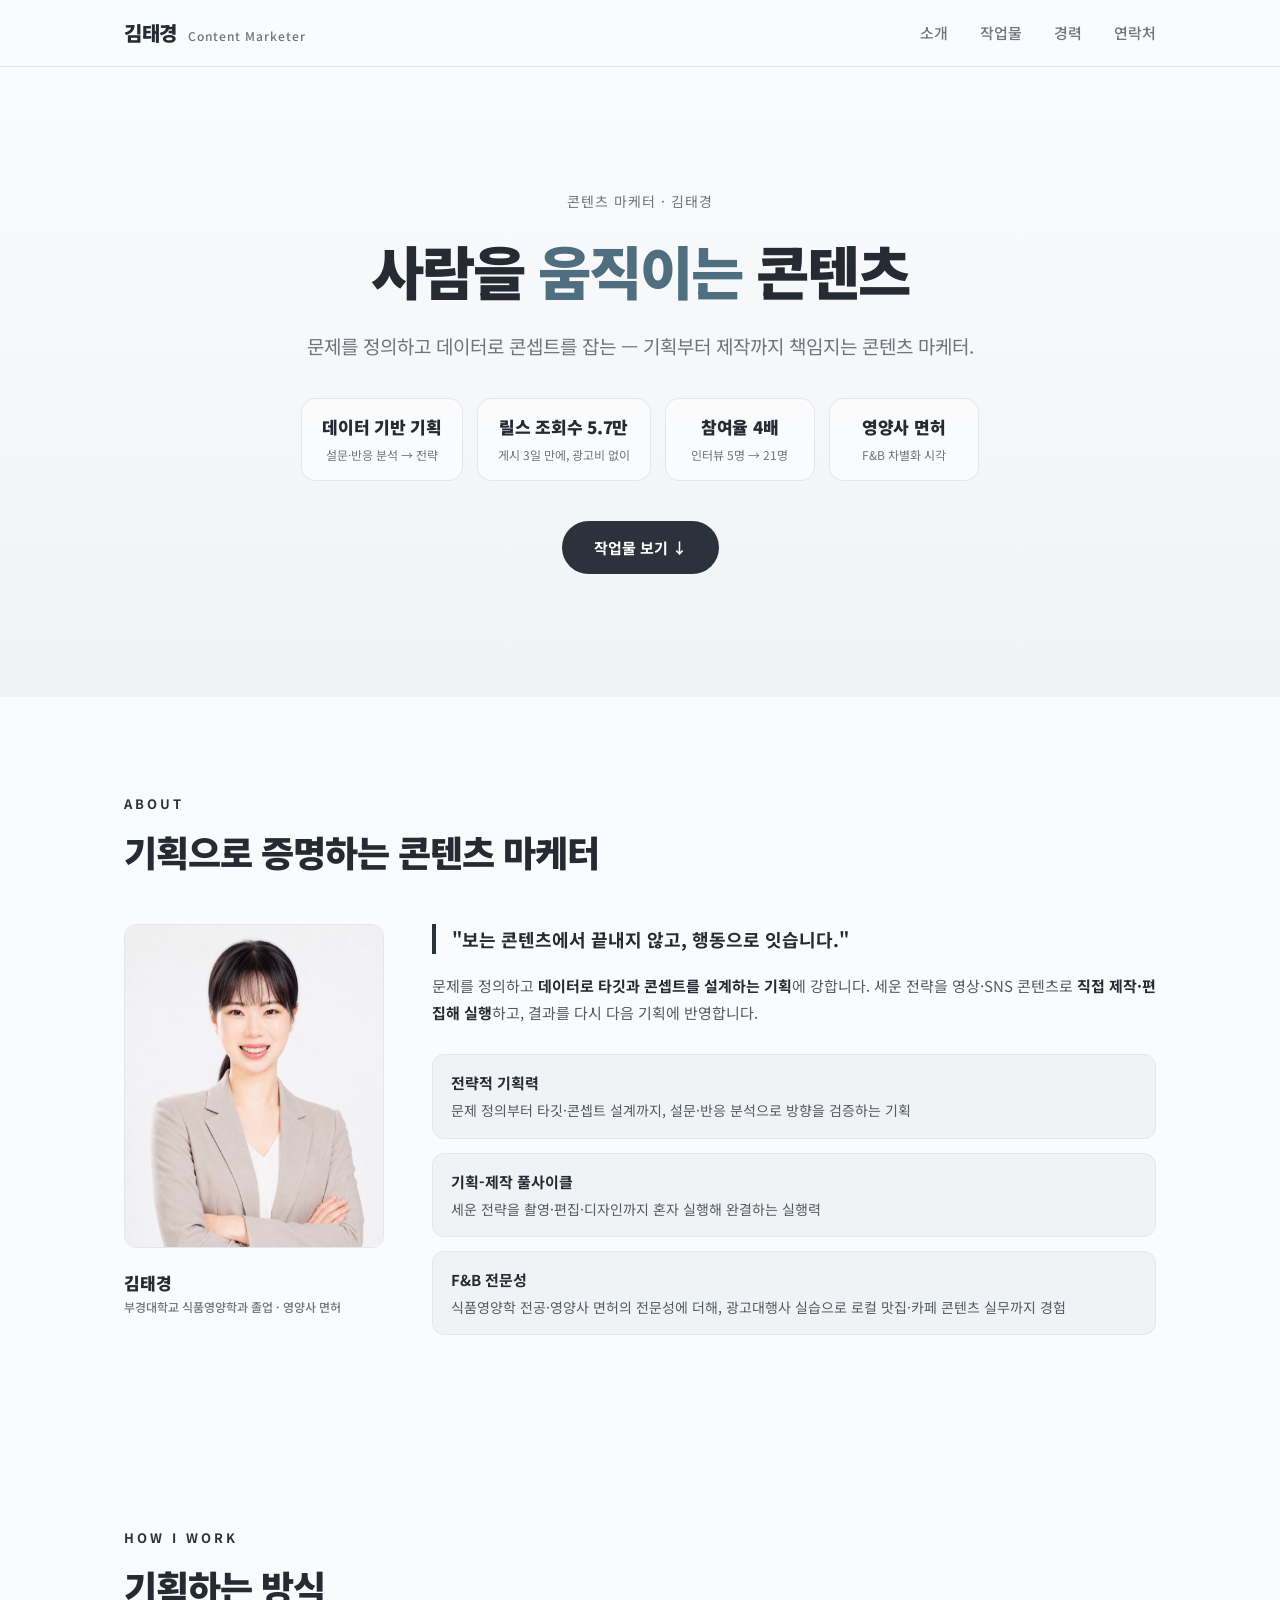
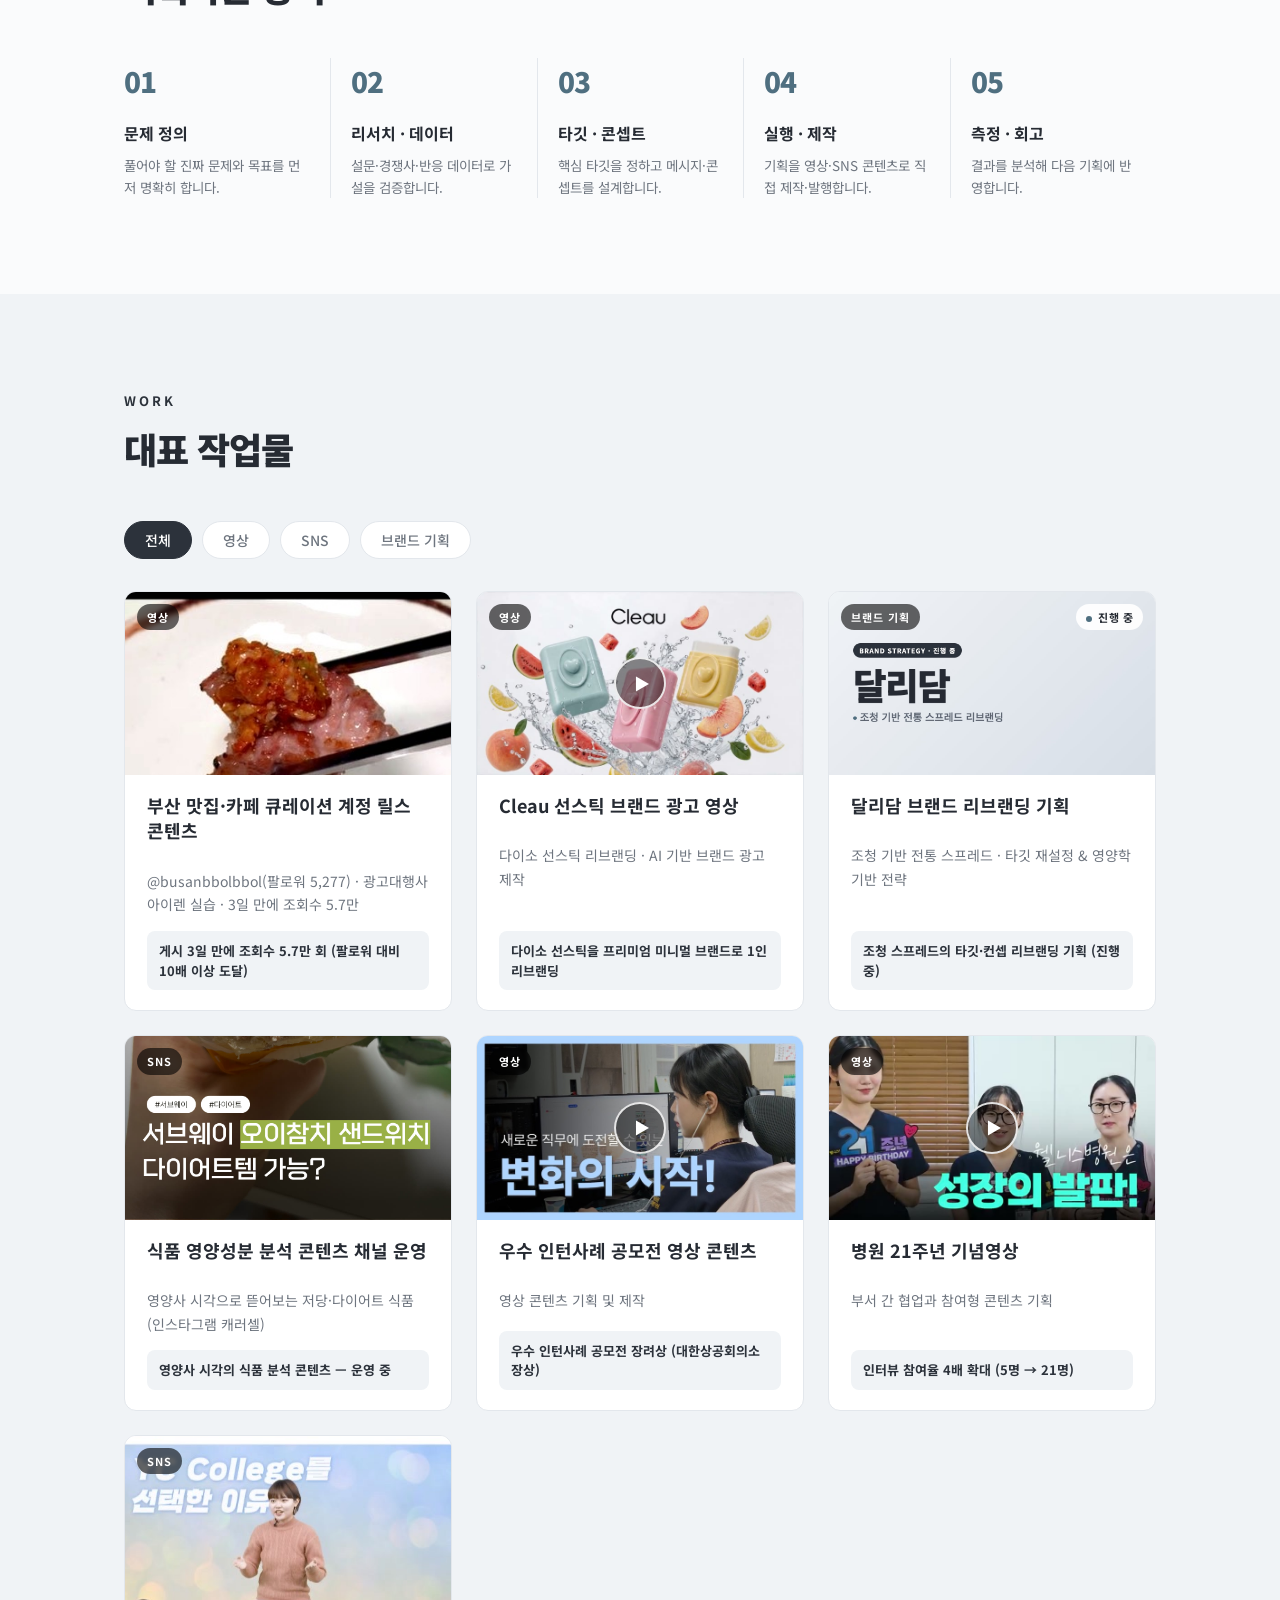
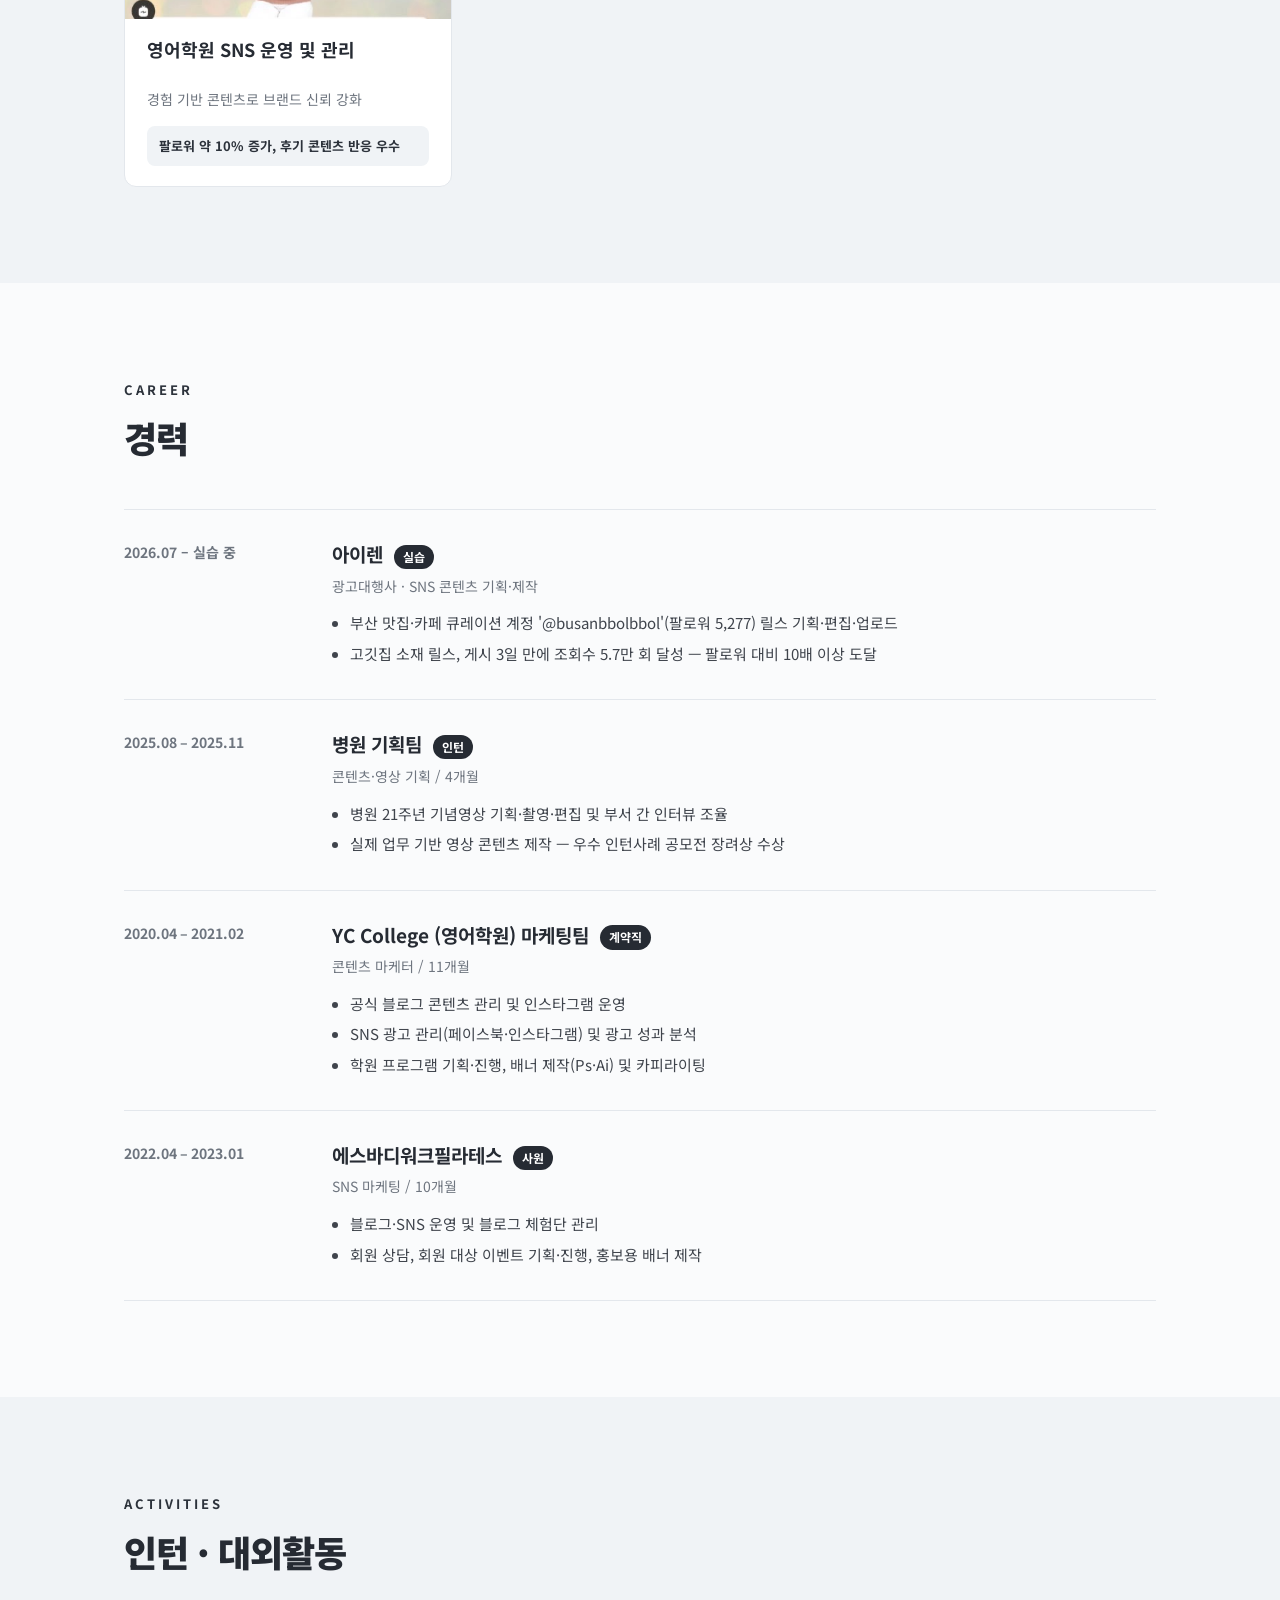
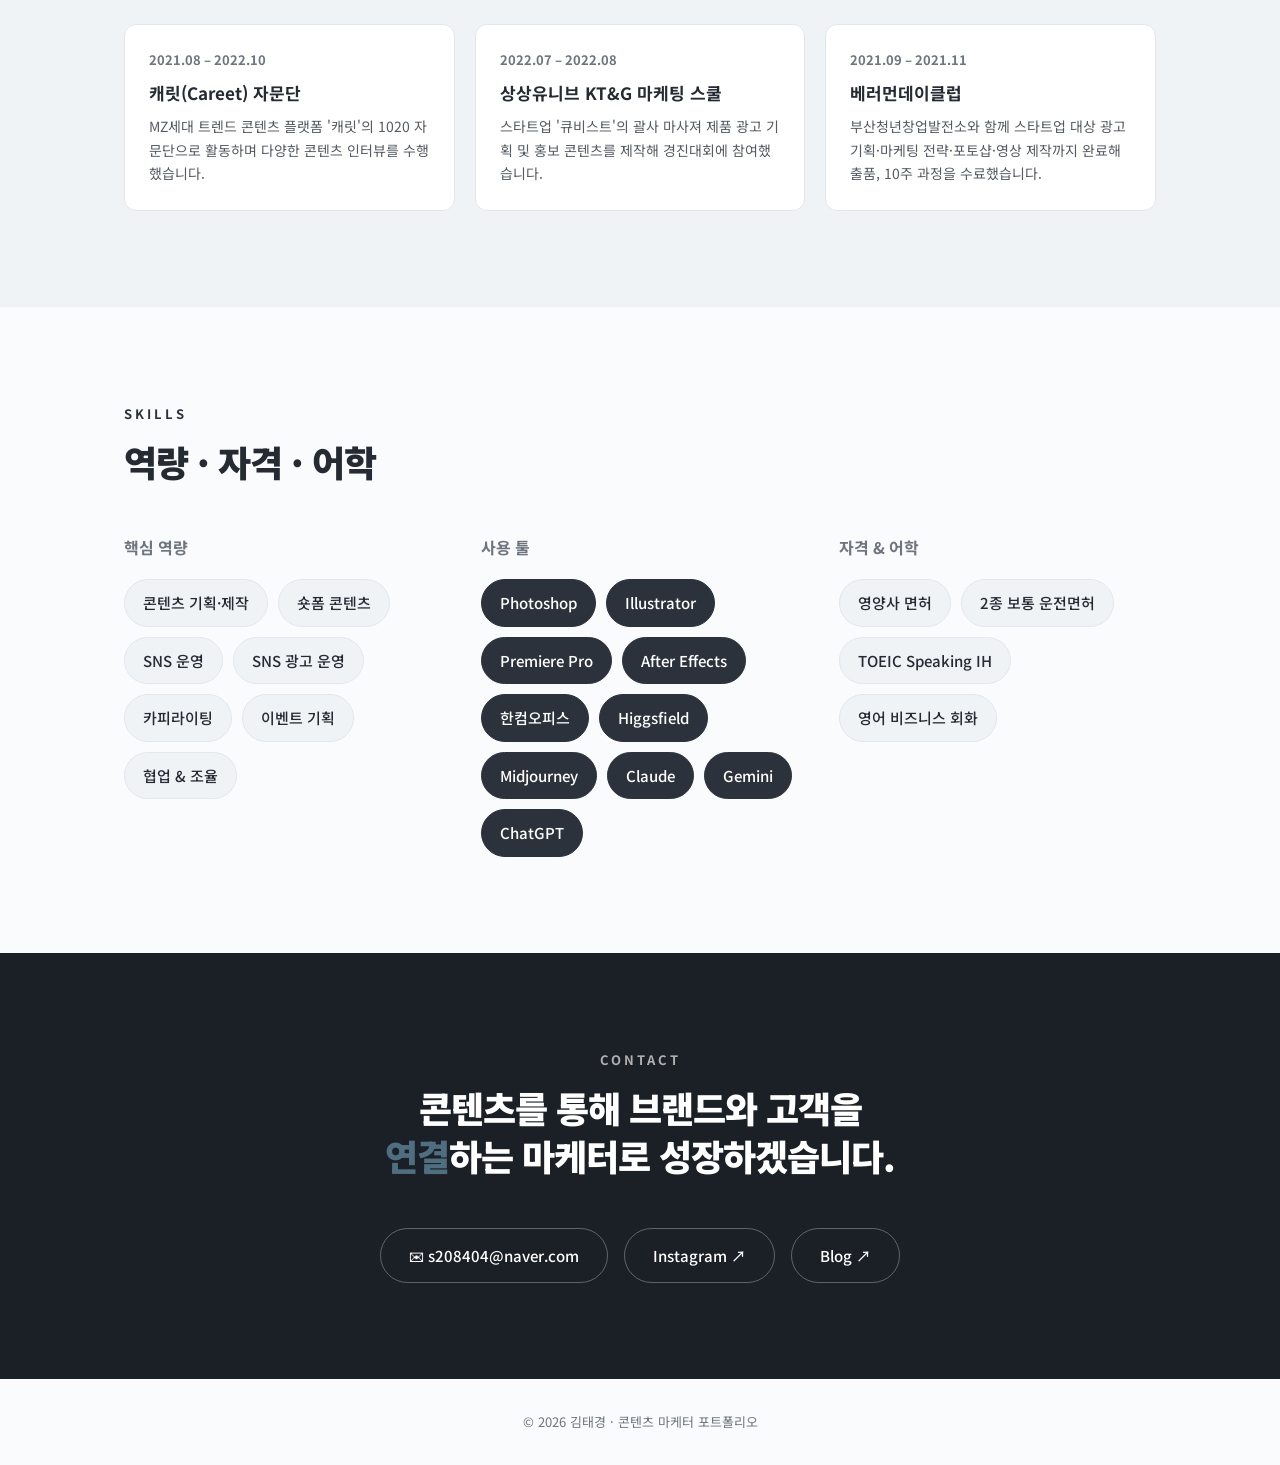
<file: index.html>
<!DOCTYPE html>
<html lang="ko">
<head>
  <meta charset="UTF-8">
  <meta name="viewport" content="width=device-width, initial-scale=1.0">
  <title>김태경 · 콘텐츠 마케터 포트폴리오</title>
  <meta name="description" content="콘텐츠로 사람을 움직이는 마케터 김태경 포트폴리오">
  <link rel="preconnect" href="https://fonts.googleapis.com">
  <link rel="preconnect" href="https://fonts.gstatic.com" crossorigin>
  <link href="https://fonts.googleapis.com/css2?family=Noto+Sans+KR:wght@400;500;700;900&display=swap" rel="stylesheet">
  <link rel="stylesheet" href="css/style.css">
</head>
<body>

  <!-- Navigation -->
  <header class="nav">
    <div class="nav-inner">
      <a href="#hero" class="nav-logo">김태경 <span class="nav-logo-sub">Content Marketer</span></a>
      <nav class="nav-links">
        <a href="#about">소개</a>
        <a href="#work">작업물</a>
        <a href="#career">경력</a>
        <a href="#contact">연락처</a>
      </nav>
    </div>
  </header>

  <!-- Hero -->
  <section id="hero" class="hero">
    <div class="container hero-inner">
      <p class="hero-eyebrow">콘텐츠 마케터 · 김태경</p>
      <h1 class="hero-title">사람을 <span class="accent">움직이는</span> 콘텐츠</h1>
      <p class="hero-sub">문제를 정의하고 데이터로 콘셉트를 잡는 — 기획부터 제작까지 책임지는 콘텐츠 마케터.</p>
      <ul class="hero-stats">
        <li><strong>데이터 기반 기획</strong><span>설문·반응 분석 → 전략</span></li>
        <li><strong>릴스 조회수 5.7만</strong><span>게시 3일 만에, 광고비 없이</span></li>
        <li><strong>참여율 4배</strong><span>인터뷰 5명 → 21명</span></li>
        <li><strong>영양사 면허</strong><span>F&amp;B 차별화 시각</span></li>
      </ul>
      <a href="#work" class="hero-cta">작업물 보기 ↓</a>
    </div>
  </section>

  <!-- About -->
  <section id="about" class="section">
    <div class="container">
      <p class="section-label">ABOUT</p>
      <h2 class="section-title">기획으로 증명하는 콘텐츠 마케터</h2>
      <div class="about-grid">
        <div class="about-photo">
          <img src="assets/images/profile.jpg" alt="김태경 프로필 사진">
          <p class="about-name">김태경 <span>부경대학교 식품영양학과 졸업 · 영양사 면허</span></p>
        </div>
        <div class="about-info">
          <p class="about-quote">"보는 콘텐츠에서 끝내지 않고, 행동으로 잇습니다."</p>
          <p class="about-text">문제를 정의하고 <strong>데이터로 타깃과 콘셉트를 설계하는 기획</strong>에 강합니다. 세운 전략을 영상·SNS 콘텐츠로 <strong>직접 제작·편집해 실행</strong>하고, 결과를 다시 다음 기획에 반영합니다.</p>
          <ul class="about-strengths">
            <li>
              <strong>전략적 기획력</strong>
              문제 정의부터 타깃·콘셉트 설계까지, 설문·반응 분석으로 방향을 검증하는 기획
            </li>
            <li>
              <strong>기획-제작 풀사이클</strong>
              세운 전략을 촬영·편집·디자인까지 혼자 실행해 완결하는 실행력
            </li>
            <li>
              <strong>F&amp;B 전문성</strong>
              식품영양학 전공·영양사 면허의 전문성에 더해, 광고대행사 실습으로 로컬 맛집·카페 콘텐츠 실무까지 경험
            </li>
          </ul>
        </div>
      </div>
    </div>
  </section>

  <!-- Process -->
  <section id="process" class="section">
    <div class="container">
      <p class="section-label">HOW I WORK</p>
      <h2 class="section-title">기획하는 방식</h2>
      <ol class="process">
        <li class="process-step">
          <span class="process-num">01</span>
          <h3>문제 정의</h3>
          <p>풀어야 할 진짜 문제와 목표를 먼저 명확히 합니다.</p>
        </li>
        <li class="process-step">
          <span class="process-num">02</span>
          <h3>리서치 · 데이터</h3>
          <p>설문·경쟁사·반응 데이터로 가설을 검증합니다.</p>
        </li>
        <li class="process-step">
          <span class="process-num">03</span>
          <h3>타깃 · 콘셉트</h3>
          <p>핵심 타깃을 정하고 메시지·콘셉트를 설계합니다.</p>
        </li>
        <li class="process-step">
          <span class="process-num">04</span>
          <h3>실행 · 제작</h3>
          <p>기획을 영상·SNS 콘텐츠로 직접 제작·발행합니다.</p>
        </li>
        <li class="process-step">
          <span class="process-num">05</span>
          <h3>측정 · 회고</h3>
          <p>결과를 분석해 다음 기획에 반영합니다.</p>
        </li>
      </ol>
    </div>
  </section>

  <!-- Work -->
  <section id="work" class="section section-alt">
    <div class="container">
      <p class="section-label">WORK</p>
      <h2 class="section-title">대표 작업물</h2>
      <div class="filters" id="filters">
        <button class="filter active" data-filter="all">전체</button>
        <button class="filter" data-filter="video">영상</button>
        <button class="filter" data-filter="sns">SNS</button>
        <button class="filter" data-filter="branding">브랜드 기획</button>
      </div>
      <div class="work-grid" id="workGrid"><!-- JS renders cards --></div>
    </div>
  </section>

  <!-- Career -->
  <section id="career" class="section">
    <div class="container">
      <p class="section-label">CAREER</p>
      <h2 class="section-title">경력</h2>
      <div class="timeline">
        <div class="timeline-item">
          <div class="timeline-period">2026.07 – 실습 중</div>
          <div class="timeline-body">
            <h3>아이렌 <span class="role-tag">실습</span></h3>
            <p class="timeline-role">광고대행사 · SNS 콘텐츠 기획·제작</p>
            <ul>
              <li>부산 맛집·카페 큐레이션 계정 '@busanbbolbbol'(팔로워 5,277) 릴스 기획·편집·업로드</li>
              <li>고깃집 소재 릴스, 게시 3일 만에 조회수 5.7만 회 달성 — 팔로워 대비 10배 이상 도달</li>
            </ul>
          </div>
        </div>
        <div class="timeline-item">
          <div class="timeline-period">2025.08 – 2025.11</div>
          <div class="timeline-body">
            <h3>병원 기획팀 <span class="role-tag">인턴</span></h3>
            <p class="timeline-role">콘텐츠·영상 기획 / 4개월</p>
            <ul>
              <li>병원 21주년 기념영상 기획·촬영·편집 및 부서 간 인터뷰 조율</li>
              <li>실제 업무 기반 영상 콘텐츠 제작 — 우수 인턴사례 공모전 장려상 수상</li>
            </ul>
          </div>
        </div>
        <div class="timeline-item">
          <div class="timeline-period">2020.04 – 2021.02</div>
          <div class="timeline-body">
            <h3>YC College (영어학원) 마케팅팀 <span class="role-tag">계약직</span></h3>
            <p class="timeline-role">콘텐츠 마케터 / 11개월</p>
            <ul>
              <li>공식 블로그 콘텐츠 관리 및 인스타그램 운영</li>
              <li>SNS 광고 관리(페이스북·인스타그램) 및 광고 성과 분석</li>
              <li>학원 프로그램 기획·진행, 배너 제작(Ps·Ai) 및 카피라이팅</li>
            </ul>
          </div>
        </div>
        <div class="timeline-item">
          <div class="timeline-period">2022.04 – 2023.01</div>
          <div class="timeline-body">
            <h3>에스바디워크필라테스 <span class="role-tag">사원</span></h3>
            <p class="timeline-role">SNS 마케팅 / 10개월</p>
            <ul>
              <li>블로그·SNS 운영 및 블로그 체험단 관리</li>
              <li>회원 상담, 회원 대상 이벤트 기획·진행, 홍보용 배너 제작</li>
            </ul>
          </div>
        </div>
      </div>
    </div>
  </section>

  <!-- Activities -->
  <section id="activities" class="section section-alt">
    <div class="container">
      <p class="section-label">ACTIVITIES</p>
      <h2 class="section-title">인턴 · 대외활동</h2>
      <div class="activity-grid">
        <div class="activity-card">
          <div class="activity-period">2021.08 – 2022.10</div>
          <h3>캐릿(Careet) 자문단</h3>
          <p>MZ세대 트렌드 콘텐츠 플랫폼 '캐릿'의 1020 자문단으로 활동하며 다양한 콘텐츠 인터뷰를 수행했습니다.</p>
        </div>
        <div class="activity-card">
          <div class="activity-period">2022.07 – 2022.08</div>
          <h3>상상유니브 KT&amp;G 마케팅 스쿨</h3>
          <p>스타트업 '큐비스트'의 괄사 마사져 제품 광고 기획 및 홍보 콘텐츠를 제작해 경진대회에 참여했습니다.</p>
        </div>
        <div class="activity-card">
          <div class="activity-period">2021.09 – 2021.11</div>
          <h3>베러먼데이클럽</h3>
          <p>부산청년창업발전소와 함께 스타트업 대상 광고 기획·마케팅 전략·포토샵·영상 제작까지 완료해 출품, 10주 과정을 수료했습니다.</p>
        </div>
      </div>
    </div>
  </section>

  <!-- Skills -->
  <section id="skills" class="section">
    <div class="container">
      <p class="section-label">SKILLS</p>
      <h2 class="section-title">역량 · 자격 · 어학</h2>
      <div class="skills-block">
        <div class="skills-group">
          <h3>핵심 역량</h3>
          <div class="tags">
            <span class="tag">콘텐츠 기획·제작</span>
            <span class="tag">숏폼 콘텐츠</span>
            <span class="tag">SNS 운영</span>
            <span class="tag">SNS 광고 운영</span>
            <span class="tag">카피라이팅</span>
            <span class="tag">이벤트 기획</span>
            <span class="tag">협업 &amp; 조율</span>
          </div>
        </div>
        <div class="skills-group">
          <h3>사용 툴</h3>
          <div class="tags">
            <span class="tag tool">Photoshop</span>
            <span class="tag tool">Illustrator</span>
            <span class="tag tool">Premiere Pro</span>
            <span class="tag tool">After Effects</span>
            <span class="tag tool">한컴오피스</span>
            <span class="tag tool">Higgsfield</span>
            <span class="tag tool">Midjourney</span>
            <span class="tag tool">Claude</span>
            <span class="tag tool">Gemini</span>
            <span class="tag tool">ChatGPT</span>
          </div>
        </div>
        <div class="skills-group">
          <h3>자격 &amp; 어학</h3>
          <div class="tags">
            <span class="tag">영양사 면허</span>
            <span class="tag">2종 보통 운전면허</span>
            <span class="tag">TOEIC Speaking IH</span>
            <span class="tag">영어 비즈니스 회화</span>
          </div>
        </div>
      </div>
    </div>
  </section>

  <!-- Contact -->
  <section id="contact" class="section section-dark">
    <div class="container contact-inner">
      <p class="section-label light">CONTACT</p>
      <h2 class="section-title light">콘텐츠를 통해 브랜드와 고객을<br><span class="accent">연결</span>하는 마케터로 성장하겠습니다.</h2>
      <div class="contact-links">
        <a href="mailto:s208404@naver.com">✉ s208404@naver.com</a>
        <a href="https://www.instagram.com/soft_day_365" target="_blank" rel="noopener">Instagram ↗</a>
        <a href="https://blog.naver.com/tae_gyeong_2" target="_blank" rel="noopener">Blog ↗</a>
      </div>
    </div>
  </section>

  <footer class="footer">
    <p>© 2026 김태경 · 콘텐츠 마케터 포트폴리오</p>
  </footer>

  <!-- Modal -->
  <div class="modal" id="modal" aria-hidden="true">
    <div class="modal-backdrop" data-close></div>
    <div class="modal-dialog" role="dialog" aria-modal="true">
      <button class="modal-close" data-close aria-label="닫기">×</button>
      <div class="modal-content" id="modalContent"><!-- JS fills --></div>
    </div>
  </div>

  <script src="js/main.js"></script>
</body>
</html>
</file>
<file: css/style.css>
/* ===== Reset & Base ===== */
* { margin: 0; padding: 0; box-sizing: border-box; }

:root {
  --navy: #2c323b;        /* cool dark — buttons, chips */
  --navy-deep: #1b1f26;   /* cool near-black — dark section */
  --ink: #262b33;         /* cool charcoal text */
  --gray: #6e757f;        /* cool slate gray */
  --line: #e3e7ec;        /* cool light line */
  --bg-alt: #f0f3f6;      /* cool light grey */
  --bg: #fafbfc;          /* cool off-white page bg */
  --accent: #4f6f80;      /* refined muted steel-slate */
  --radius: 12px;
  --max: 1080px;
}

html { scroll-behavior: smooth; }

body {
  font-family: 'Noto Sans KR', sans-serif;
  color: var(--ink);
  line-height: 1.7;
  background: var(--bg);
  -webkit-font-smoothing: antialiased;
}

.container { max-width: var(--max); margin: 0 auto; padding: 0 24px; }

.accent { color: var(--accent); }

/* ===== Nav ===== */
.nav {
  position: sticky; top: 0; z-index: 50;
  background: rgba(250,251,252,.85);
  backdrop-filter: blur(8px);
  border-bottom: 1px solid var(--line);
}
.nav-inner {
  max-width: var(--max); margin: 0 auto; padding: 16px 24px;
  display: flex; align-items: center; justify-content: space-between;
}
.nav-logo { font-weight: 900; font-size: 20px; color: var(--ink); text-decoration: none; letter-spacing: -.5px; }
.nav-logo-sub { font-weight: 500; font-size: 12px; letter-spacing: 1px; color: var(--gray); margin-left: 6px; }
@media (max-width: 600px) { .nav-logo-sub { display: none; } }
.nav-links a {
  margin-left: 28px; font-size: 15px; color: var(--gray);
  text-decoration: none; transition: color .2s; font-weight: 500;
}
.nav-links a:hover { color: var(--navy); }

/* ===== Hero ===== */
.hero {
  min-height: 70vh; display: flex; align-items: center;
  text-align: center;
  background: linear-gradient(180deg, var(--bg) 0%, var(--bg-alt) 100%);
}
.hero-inner { padding: 64px 24px; }
.hero-eyebrow { color: var(--gray); font-size: 14px; letter-spacing: 1px; margin-bottom: 20px; }
.hero-stats {
  list-style: none; display: flex; flex-wrap: wrap; justify-content: center;
  gap: 14px; margin-top: 36px;
}
.hero-stats li {
  background: rgba(255,255,255,.6); border: 1px solid var(--line);
  border-radius: 14px; padding: 14px 20px; min-width: 150px;
  display: flex; flex-direction: column; gap: 3px;
}
.hero-stats strong { font-size: 17px; font-weight: 900; color: var(--ink); letter-spacing: -.3px; }
.hero-stats span { font-size: 12px; color: var(--gray); }
.hero-title {
  font-size: clamp(30px, 6vw, 58px); font-weight: 900;
  letter-spacing: -2px; line-height: 1.25; color: var(--ink);
}
.hero-sub { margin-top: 24px; font-size: clamp(15px, 2.4vw, 19px); color: var(--gray); }
.hero-cta {
  display: inline-block; margin-top: 40px; padding: 14px 32px;
  background: var(--navy); color: #fff; text-decoration: none;
  border-radius: 40px; font-weight: 700; font-size: 15px;
  transition: transform .2s, background .2s;
}
.hero-cta:hover { background: var(--navy-deep); transform: translateY(-2px); }

/* ===== Sections ===== */
.section { padding: 96px 0; }
.section-alt { background: var(--bg-alt); }
.section-dark { background: var(--navy-deep); color: #fff; }
.section-label { font-size: 13px; font-weight: 700; letter-spacing: 3px; color: var(--navy); margin-bottom: 12px; }
.section-label.light { color: #b0b0b0; }
.section-title { font-size: clamp(24px, 4vw, 36px); font-weight: 900; letter-spacing: -1px; line-height: 1.35; margin-bottom: 48px; }
.section-title.light { color: #fff; }

/* ===== About ===== */
.about-grid { display: grid; grid-template-columns: 260px 1fr; gap: 48px; align-items: start; }
.about-photo img {
  width: 100%; border-radius: var(--radius);
  background: var(--bg-alt); border: 1px solid var(--line);
}
.about-name { margin-top: 16px; font-size: 17px; font-weight: 900; color: var(--ink); line-height: 1.4; }
.about-name span { display: block; font-size: 12px; font-weight: 500; color: var(--gray); margin-top: 4px; }
.about-strengths { list-style: none; margin-top: 28px; display: grid; gap: 14px; }
.about-strengths li {
  background: var(--bg-alt); border: 1px solid var(--line); border-radius: 12px;
  padding: 16px 18px; font-size: 14px; color: #555b63; line-height: 1.6;
}
.about-strengths li strong {
  display: block; font-size: 15px; color: var(--ink); margin-bottom: 4px;
}
.about-quote {
  font-size: 18px; font-weight: 700; color: var(--ink);
  padding-left: 16px; border-left: 4px solid var(--navy);
}

/* ===== Process ===== */
.process {
  list-style: none; display: grid; grid-template-columns: repeat(5, 1fr); gap: 0;
  counter-reset: none;
}
.process-step {
  position: relative; padding: 0 20px;
  border-left: 1px solid var(--line);
}
.process-step:first-child { border-left: none; padding-left: 0; }
.process-num {
  display: block; font-size: 28px; font-weight: 900; letter-spacing: -1px;
  color: var(--accent); margin-bottom: 14px;
}
.process-step h3 { font-size: 16px; font-weight: 700; color: var(--ink); margin-bottom: 8px; }
.process-step p { font-size: 13.5px; color: var(--gray); line-height: 1.6; }
@media (max-width: 760px) {
  .process { grid-template-columns: 1fr; gap: 0; }
  .process-step {
    border-left: none; border-top: 1px solid var(--line);
    padding: 18px 0 18px 0; display: grid; grid-template-columns: 56px 1fr;
    column-gap: 12px; align-items: start;
  }
  .process-step:first-child { border-top: none; padding-top: 0; }
  .process-num { grid-row: span 2; margin-bottom: 0; align-self: center; }
  .process-step h3 { margin-bottom: 4px; }
}
.about-text { margin-top: 18px; font-size: 15px; color: #555b63; line-height: 1.8; }
.about-text strong { color: var(--ink); font-weight: 700; }

.section-title .muted { color: var(--gray); font-weight: 500; font-size: 0.7em; }

/* ===== Career timeline ===== */
.timeline { position: relative; }
.timeline-item {
  display: grid; grid-template-columns: 180px 1fr; gap: 28px;
  padding: 28px 0; border-top: 1px solid var(--line);
}
.timeline-item:last-child { border-bottom: 1px solid var(--line); }
.timeline-period { font-size: 14px; font-weight: 700; color: var(--gray); padding-top: 3px; }
.timeline-body h3 { font-size: 19px; font-weight: 700; margin-bottom: 4px; }
.role-tag {
  display: inline-block; font-size: 12px; font-weight: 700; vertical-align: middle;
  background: var(--ink); color: #fff; padding: 2px 9px; border-radius: 20px; margin-left: 6px;
}
.timeline-role { font-size: 14px; color: var(--gray); margin-bottom: 12px; }
.timeline-body ul { padding-left: 18px; }
.timeline-body li { font-size: 15px; margin-bottom: 5px; color: #3f444c; }

/* ===== Activities ===== */
.activity-grid { display: grid; grid-template-columns: repeat(3, 1fr); gap: 20px; }
.activity-card {
  background: #fff; border: 1px solid var(--line); border-radius: var(--radius); padding: 24px;
}
.activity-period { font-size: 13px; font-weight: 700; color: var(--gray); margin-bottom: 10px; }
.activity-card h3 { font-size: 17px; font-weight: 700; margin-bottom: 10px; line-height: 1.4; }
.activity-card p { font-size: 14px; color: #555b63; line-height: 1.7; }

/* ===== Work ===== */
.filters { display: flex; gap: 10px; margin-bottom: 32px; flex-wrap: wrap; }
.filter {
  padding: 8px 20px; border: 1px solid var(--line); background: #fff;
  border-radius: 40px; font-size: 14px; font-weight: 500; cursor: pointer;
  color: var(--gray); transition: all .2s; font-family: inherit;
}
.filter:hover { border-color: var(--navy); color: var(--navy); }
.filter.active { background: var(--navy); border-color: var(--navy); color: #fff; }

.work-grid { display: grid; grid-template-columns: repeat(3, 1fr); gap: 24px; }
.work-card {
  background: #fff; border: 1px solid var(--line); border-radius: var(--radius);
  overflow: hidden; cursor: pointer; transition: transform .2s, box-shadow .2s;
  display: flex; flex-direction: column;
}
.work-card:hover { transform: translateY(-4px); box-shadow: 0 12px 30px rgba(0,0,0,.08); }
.work-card-top {
  padding: 28px 22px; background: linear-gradient(135deg, #2b2b2b, #555);
  color: #fff; min-height: 130px; display: flex; flex-direction: column; justify-content: center;
}
.work-card-cat {
  align-self: flex-start; font-size: 11px; font-weight: 700; letter-spacing: 1px;
  background: rgba(255,255,255,.2); padding: 3px 10px; border-radius: 20px; margin-bottom: 12px;
}
.work-card-title { font-size: 18px; font-weight: 700; line-height: 1.4; }

/* Thumbnail */
.work-card-thumb {
  position: relative; aspect-ratio: 16 / 9; overflow: hidden; background: #111;
}
.work-card-thumb img {
  width: 100%; height: 100%; object-fit: cover; display: block;
  transition: transform .3s ease;
}
.work-card:hover .work-card-thumb img { transform: scale(1.04); }
.work-card-badge {
  position: absolute; top: 12px; left: 12px; z-index: 2;
  font-size: 11px; font-weight: 700; letter-spacing: 1px; color: #fff;
  background: rgba(0,0,0,.6); padding: 4px 10px; border-radius: 20px; backdrop-filter: blur(2px);
}
.work-card-play {
  position: absolute; inset: 0; margin: auto; z-index: 2;
  width: 52px; height: 52px; display: flex; align-items: center; justify-content: center;
  font-size: 16px; color: #fff; background: rgba(0,0,0,.45);
  border: 2px solid rgba(255,255,255,.85); border-radius: 50%;
  padding-left: 4px; transition: background .2s, transform .2s;
}
.work-card:hover .work-card-play { background: rgba(0,0,0,.7); transform: scale(1.08); }
.work-card-progress {
  position: absolute; top: 12px; right: 12px; z-index: 2;
  font-size: 11px; font-weight: 700; letter-spacing: .5px; color: var(--ink);
  background: rgba(255,255,255,.92); padding: 4px 10px; border-radius: 20px;
}
.work-card-progress::before {
  content: ""; display: inline-block; width: 6px; height: 6px; border-radius: 50%;
  background: var(--accent); margin-right: 6px; vertical-align: middle;
}
.modal-progress {
  font-size: 11px; font-weight: 700; letter-spacing: .5px; color: var(--ink);
  background: var(--bg-alt); padding: 3px 10px; border-radius: 20px; margin-left: 8px;
}
.modal-progress::before {
  content: ""; display: inline-block; width: 6px; height: 6px; border-radius: 50%;
  background: var(--accent); margin-right: 6px; vertical-align: middle;
}
/* When a thumbnail is present, the header is just a title on white */
.work-card-thumb + .work-card-top {
  padding: 18px 22px 6px; background: none; color: var(--ink);
  min-height: 0; justify-content: flex-start;
}
.work-card-body { padding: 20px 22px; flex: 1; display: flex; flex-direction: column; }
.work-card-sub { font-size: 14px; color: var(--gray); margin-bottom: 14px; }
.work-card-result {
  margin-top: auto; font-size: 13px; font-weight: 700; color: var(--navy);
  background: var(--bg-alt); padding: 10px 12px; border-radius: 8px; line-height: 1.5;
}

/* ===== Skills ===== */
.skills-block { display: grid; grid-template-columns: repeat(3, 1fr); gap: 40px; }
.skills-group h3 { font-size: 16px; margin-bottom: 18px; color: var(--gray); font-weight: 700; }
.tags { display: flex; flex-wrap: wrap; gap: 10px; }
.tag {
  padding: 10px 18px; background: var(--bg-alt); border: 1px solid var(--line);
  border-radius: 40px; font-size: 15px; font-weight: 500;
}
.tag.tool { background: var(--navy); color: #fff; border-color: var(--navy); }

/* ===== Contact ===== */
.contact-inner { text-align: center; }
.contact-links { display: flex; gap: 16px; justify-content: center; flex-wrap: wrap; margin-top: 16px; }
.contact-links a {
  padding: 14px 28px; border: 1px solid rgba(255,255,255,.3); border-radius: 40px;
  color: #fff; text-decoration: none; font-size: 15px; font-weight: 500; transition: background .2s;
}
.contact-links a:hover { background: rgba(255,255,255,.12); }

/* ===== Footer ===== */
.footer { padding: 32px 24px; text-align: center; color: var(--gray); font-size: 13px; }

/* ===== Modal ===== */
.modal { position: fixed; inset: 0; z-index: 100; display: none; }
.modal.open { display: block; }
.modal-backdrop { position: absolute; inset: 0; background: rgba(27,31,38,.55); backdrop-filter: blur(2px); }
.modal-dialog {
  position: relative; max-width: 620px; margin: 6vh auto; max-height: 88vh; overflow-y: auto;
  background: #fff; border-radius: 16px; padding: 40px;
  animation: pop .25s ease;
}
@keyframes pop { from { opacity: 0; transform: translateY(16px); } to { opacity: 1; transform: none; } }
.modal-close {
  position: absolute; top: 16px; right: 20px; background: none; border: none;
  font-size: 30px; line-height: 1; color: var(--gray); cursor: pointer;
}
.modal-close:hover { color: var(--ink); }
.modal-video { width: 100%; aspect-ratio: 16 / 9; border-radius: 10px; margin-bottom: 20px; background: #000; display: block; }
.modal-cat { font-size: 12px; font-weight: 700; letter-spacing: 1px; color: var(--navy); }
.modal-title { font-size: 26px; font-weight: 900; letter-spacing: -.5px; margin: 6px 0 4px; }
.modal-subtitle { color: var(--gray); font-size: 15px; margin-bottom: 8px; }
.modal-meta { font-size: 13px; color: var(--gray); margin-bottom: 22px; }
.modal-block { margin-bottom: 22px; }
.modal-block h4 {
  font-size: 13px; font-weight: 700; letter-spacing: 1px; color: var(--navy);
  margin-bottom: 8px; padding-bottom: 6px; border-bottom: 2px solid var(--bg-alt);
}
.modal-block p { font-size: 15px; }
.modal-block ul { padding-left: 18px; }
.modal-block li { font-size: 15px; margin-bottom: 4px; }
.modal-result {
  background: var(--bg-alt); padding: 16px; border-radius: 10px;
  font-weight: 700; color: var(--navy); font-size: 15px; line-height: 1.6;
}
.modal-contribution {
  background: var(--bg-alt); padding: 14px 16px; border-radius: 10px;
  border-left: 3px solid var(--ink);
  font-weight: 700; color: var(--ink); font-size: 15px; line-height: 1.5;
}
.decision-list { list-style: none; padding-left: 0; }
.decision-list li {
  position: relative; padding: 12px 0 12px 18px; margin-bottom: 0;
  border-bottom: 1px solid var(--line);
}
.decision-list li:last-child { border-bottom: none; }
.decision-list li::before {
  content: ""; position: absolute; left: 0; top: 18px;
  width: 6px; height: 6px; border-radius: 50%; background: var(--ink);
}
.decision-list strong {
  display: block; font-size: 15px; font-weight: 700; color: var(--ink); margin-bottom: 4px;
}
.decision-list span { display: block; font-size: 14px; color: var(--gray); line-height: 1.55; }
.insight-list { list-style: none; padding-left: 0; }
.insight-list li {
  position: relative; padding: 10px 0 10px 26px; margin-bottom: 0;
  border-bottom: 1px solid var(--line); font-size: 14px; line-height: 1.55; color: var(--ink);
}
.insight-list li:last-child { border-bottom: none; }
.insight-list li::before {
  content: "📊"; position: absolute; left: 0; top: 10px; font-size: 13px;
}
.impact-list { list-style: none; padding-left: 0; }
.impact-list li {
  padding-left: 22px; position: relative; font-weight: 500; color: var(--navy);
  margin-bottom: 8px; line-height: 1.5;
}
.impact-list li::before {
  content: "▸"; position: absolute; left: 4px; top: 0; color: var(--ink); font-size: 13px;
}
.palette { display: flex; gap: 14px; margin-top: 14px; }
.swatch { display: flex; flex-direction: column; gap: 4px; font-size: 12px; }
.swatch span { display: block; width: 100%; height: 44px; border-radius: 8px; border: 1px solid var(--line); }
.swatch em { font-style: normal; font-weight: 700; color: var(--ink); }
.swatch small { color: var(--gray); letter-spacing: .3px; }
.source-link {
  display: inline-block; margin-top: 14px; font-size: 13px; font-weight: 500;
  color: var(--gray); text-decoration: underline; text-underline-offset: 3px;
}
.source-link:hover { color: var(--ink); }
.gallery { display: grid; grid-template-columns: 1fr; gap: 12px; }
.gallery.gallery-2 { grid-template-columns: 1fr 1fr; }
.gallery img { width: 100%; border-radius: 10px; border: 1px solid var(--line); display: block; }
.modal-tags { display: flex; gap: 8px; flex-wrap: wrap; margin-bottom: 22px; }
.modal-tags span { font-size: 13px; color: var(--gray); }
.modal-link {
  display: inline-block; margin-top: 8px; padding: 12px 24px;
  background: var(--navy); color: #fff; text-decoration: none;
  border-radius: 40px; font-weight: 700; font-size: 14px; transition: background .2s;
}
.modal-link:hover { background: var(--navy-deep); }
.modal-links { display: flex; flex-wrap: wrap; gap: 10px; }
.modal-links .modal-link:nth-child(2) { background: transparent; color: var(--ink); border: 1px solid var(--line); }
.modal-links .modal-link:nth-child(2):hover { background: var(--bg-alt); }

/* ===== Responsive ===== */
@media (max-width: 860px) {
  .work-grid { grid-template-columns: repeat(2, 1fr); }
  .about-grid { grid-template-columns: 200px 1fr; gap: 32px; }
  .activity-grid { grid-template-columns: 1fr; }
  .skills-block { grid-template-columns: 1fr; }
}
@media (max-width: 600px) {
  .nav-links a { margin-left: 16px; font-size: 14px; }
  .section { padding: 64px 0; }
  .work-grid { grid-template-columns: 1fr; }
  .about-grid { grid-template-columns: 1fr; text-align: center; }
  .about-photo { max-width: 220px; margin: 0 auto; }
  .about-quote { text-align: left; }
  .skills-block { grid-template-columns: 1fr; gap: 32px; }
  .timeline-item { grid-template-columns: 1fr; gap: 8px; }
  .modal-dialog { margin: 0; min-height: 100vh; border-radius: 0; padding: 32px 24px; }
}
</file>
